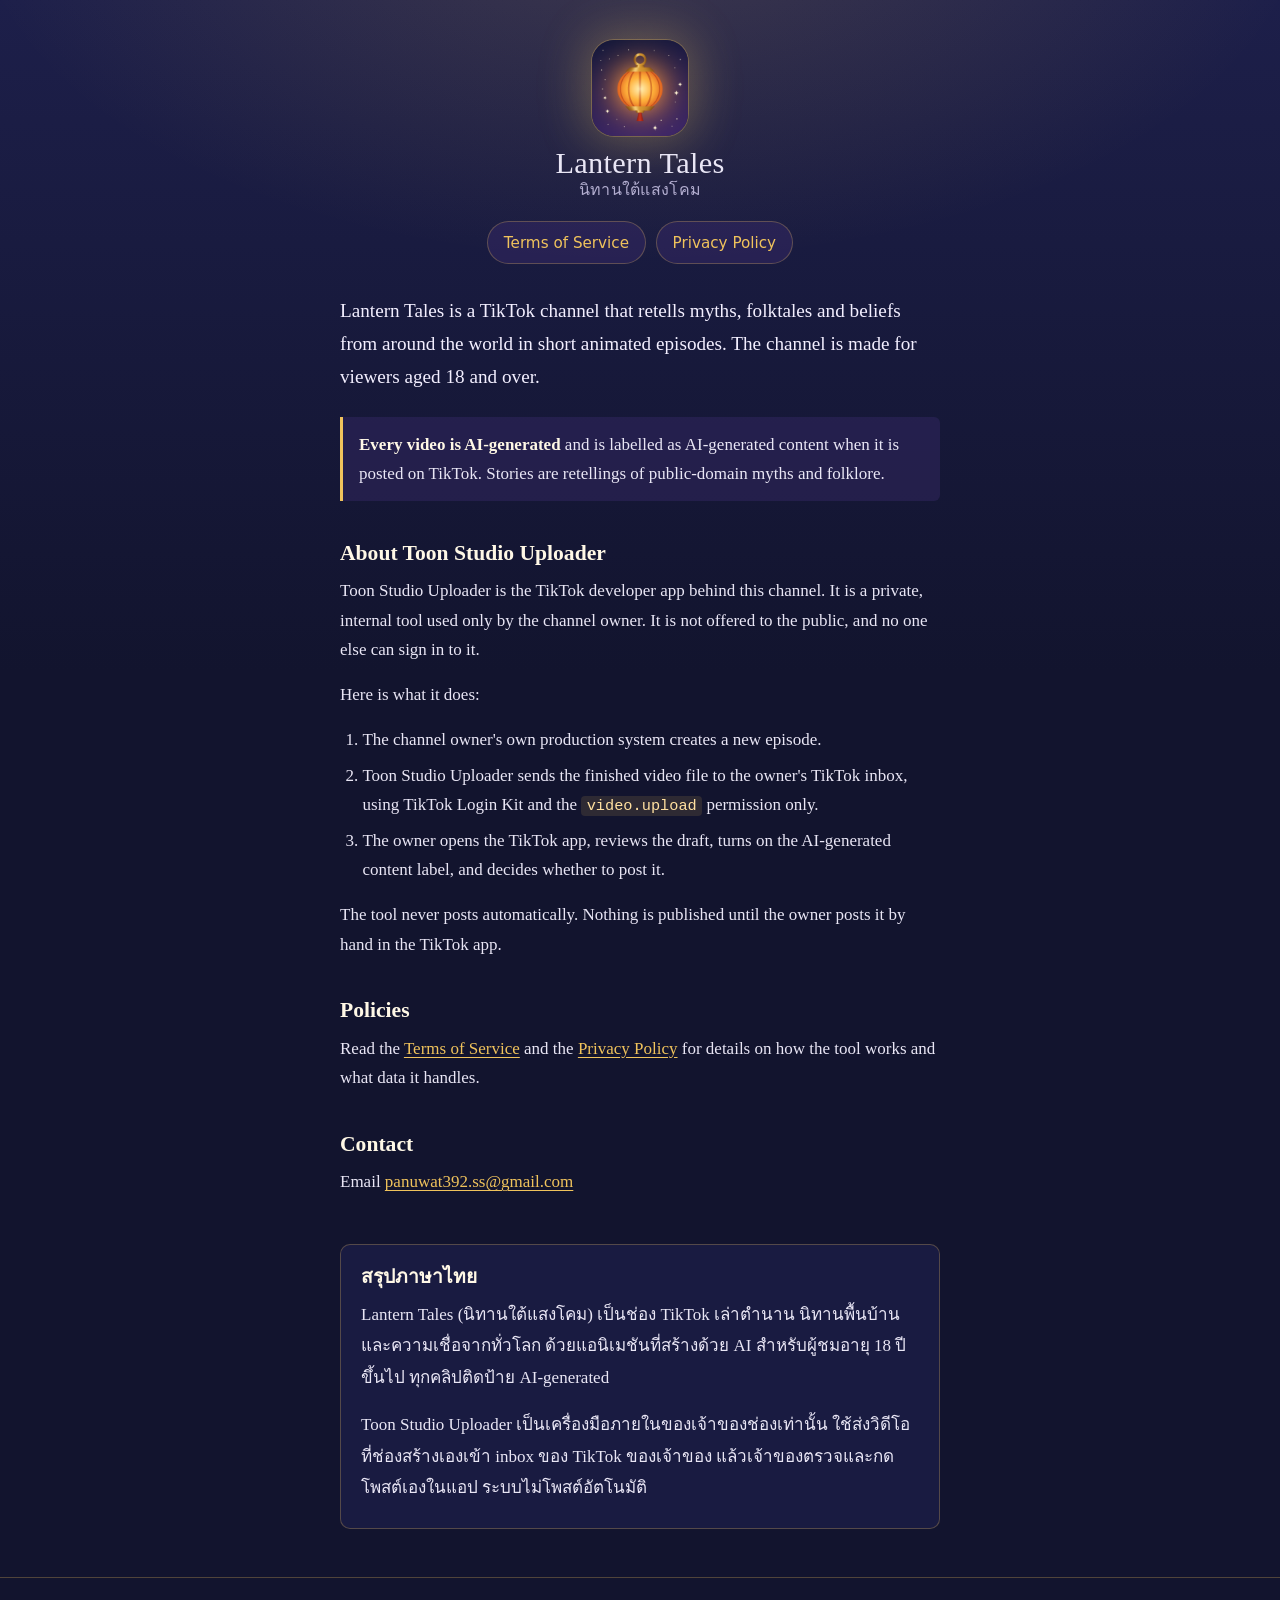
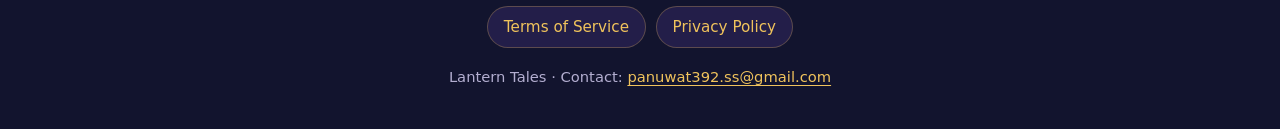
<file: index.html>
<!DOCTYPE html>
<html lang="en">
<head>
  <meta charset="utf-8">
  <meta name="viewport" content="width=device-width, initial-scale=1">
  <title>Lantern Tales (นิทานใต้แสงโคม)</title>
  <meta name="description" content="Lantern Tales is a TikTok channel retelling myths, folktales and beliefs from around the world with AI-generated animation, for viewers aged 18+.">
  <link rel="icon" type="image/png" href="logo.png">
  <link rel="stylesheet" href="style.css">
</head>
<body>
  <a class="skip" href="#content">Skip to content</a>

  <header class="masthead">
    <a class="brand" href="index.html">
      <img src="logo.png" alt="Lantern Tales logo" width="96" height="96">
      <span class="brand-name">Lantern Tales<span class="brand-thai" lang="th">นิทานใต้แสงโคม</span></span>
    </a>
    <nav aria-label="Policies">
      <ul class="policy-links">
        <li><a href="terms.html">Terms of Service</a></li>
        <li><a href="privacy.html">Privacy Policy</a></li>
      </ul>
    </nav>
  </header>

  <main id="content">
    <p class="lede">Lantern Tales is a TikTok channel that retells myths, folktales and beliefs from around the world in short animated episodes. The channel is made for viewers aged 18 and over.</p>

    <div class="note">
      <p><strong>Every video is AI-generated</strong> and is labelled as AI-generated content when it is posted on TikTok. Stories are retellings of public-domain myths and folklore.</p>
    </div>

    <h2>About Toon Studio Uploader</h2>
    <p>Toon Studio Uploader is the TikTok developer app behind this channel. It is a private, internal tool used only by the channel owner. It is not offered to the public, and no one else can sign in to it.</p>
    <p>Here is what it does:</p>
    <ol class="flow">
      <li>The channel owner's own production system creates a new episode.</li>
      <li>Toon Studio Uploader sends the finished video file to the owner's TikTok inbox, using TikTok Login Kit and the <code>video.upload</code> permission only.</li>
      <li>The owner opens the TikTok app, reviews the draft, turns on the AI-generated content label, and decides whether to post it.</li>
    </ol>
    <p>The tool never posts automatically. Nothing is published until the owner posts it by hand in the TikTok app.</p>

    <h2>Policies</h2>
    <p>Read the <a href="terms.html">Terms of Service</a> and the <a href="privacy.html">Privacy Policy</a> for details on how the tool works and what data it handles.</p>

    <h2>Contact</h2>
    <p>Email <a href="mailto:panuwat392.ss@gmail.com">panuwat392.ss@gmail.com</a></p>

    <section class="thai-summary" lang="th">
      <h2>สรุปภาษาไทย</h2>
      <p>Lantern Tales (นิทานใต้แสงโคม) เป็นช่อง TikTok เล่าตำนาน นิทานพื้นบ้าน และความเชื่อจากทั่วโลก ด้วยแอนิเมชันที่สร้างด้วย AI สำหรับผู้ชมอายุ 18 ปีขึ้นไป ทุกคลิปติดป้าย AI-generated</p>
      <p>Toon Studio Uploader เป็นเครื่องมือภายในของเจ้าของช่องเท่านั้น ใช้ส่งวิดีโอที่ช่องสร้างเองเข้า inbox ของ TikTok ของเจ้าของ แล้วเจ้าของตรวจและกดโพสต์เองในแอป ระบบไม่โพสต์อัตโนมัติ</p>
    </section>
  </main>

  <footer class="site-footer">
    <ul class="policy-links">
      <li><a href="terms.html">Terms of Service</a></li>
      <li><a href="privacy.html">Privacy Policy</a></li>
    </ul>
    <p>Lantern Tales · Contact: <a href="mailto:panuwat392.ss@gmail.com">panuwat392.ss@gmail.com</a></p>
  </footer>
</body>
</html>
</file>
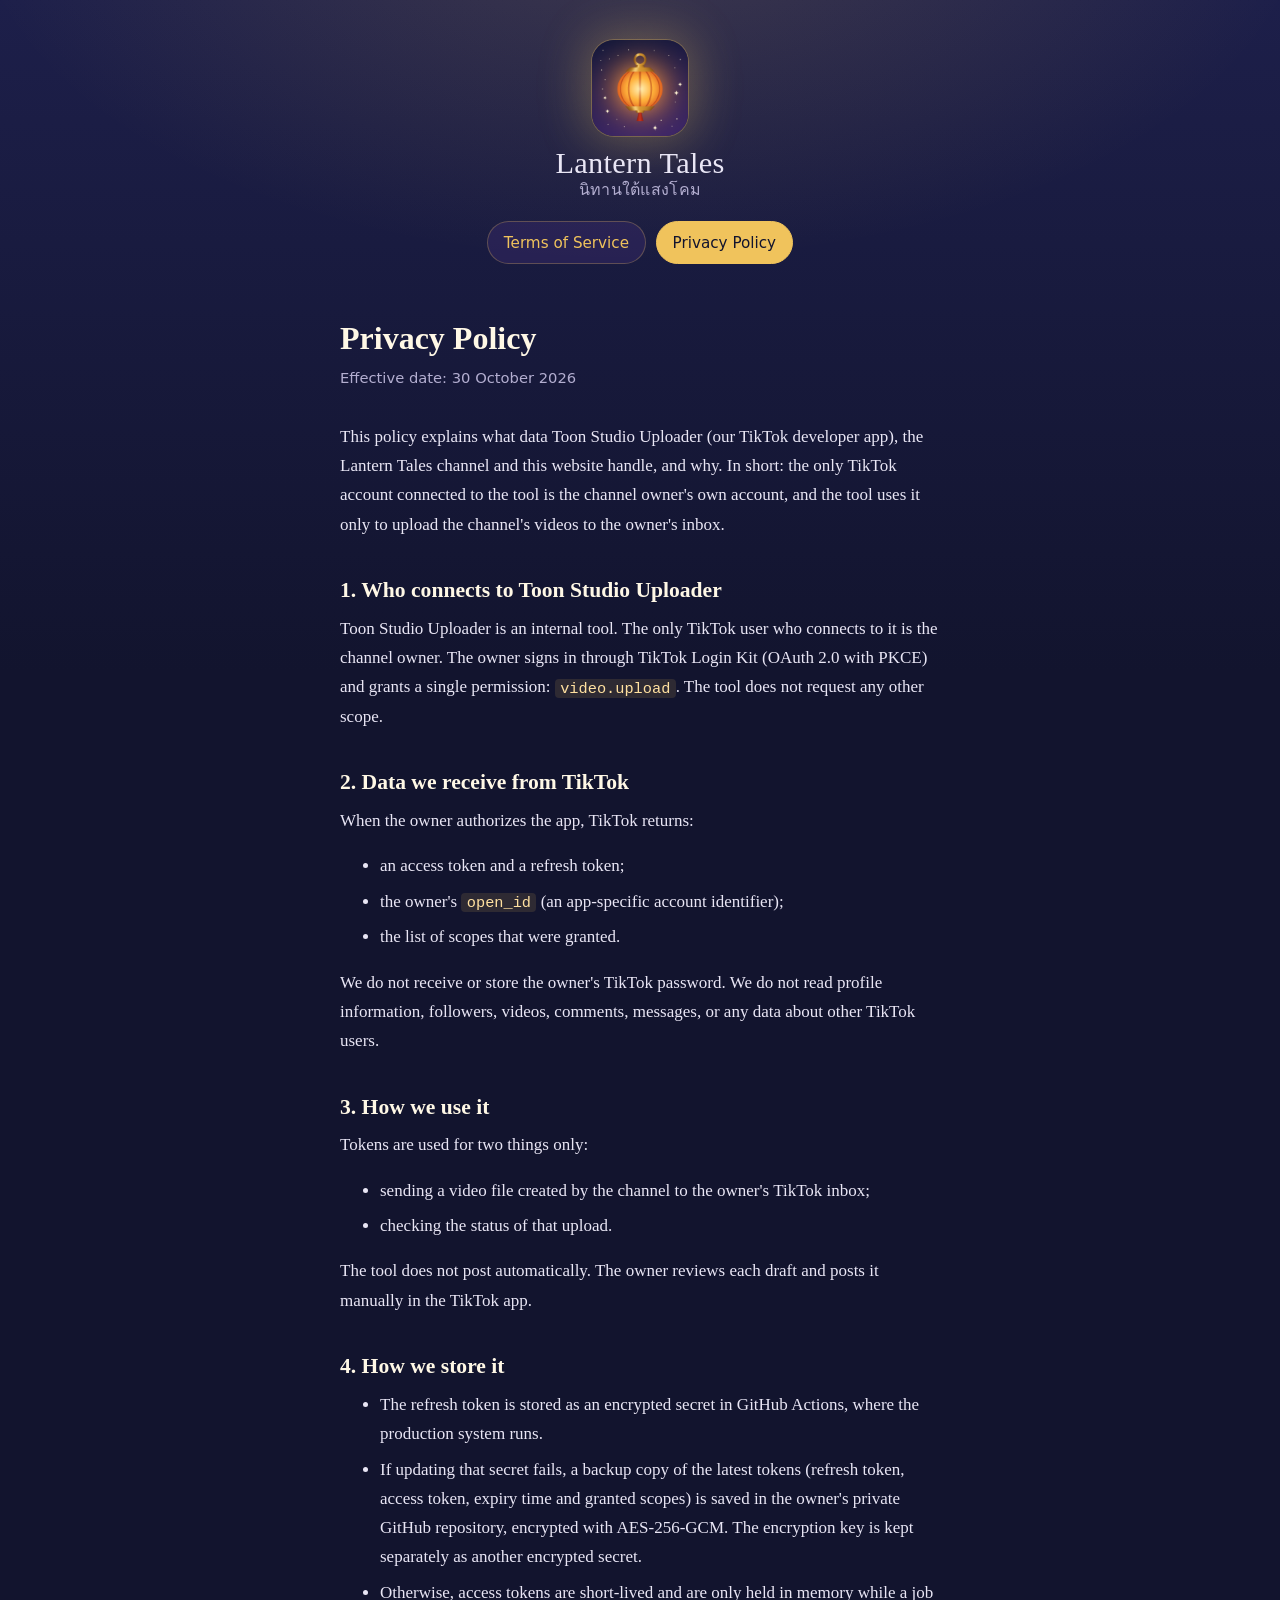
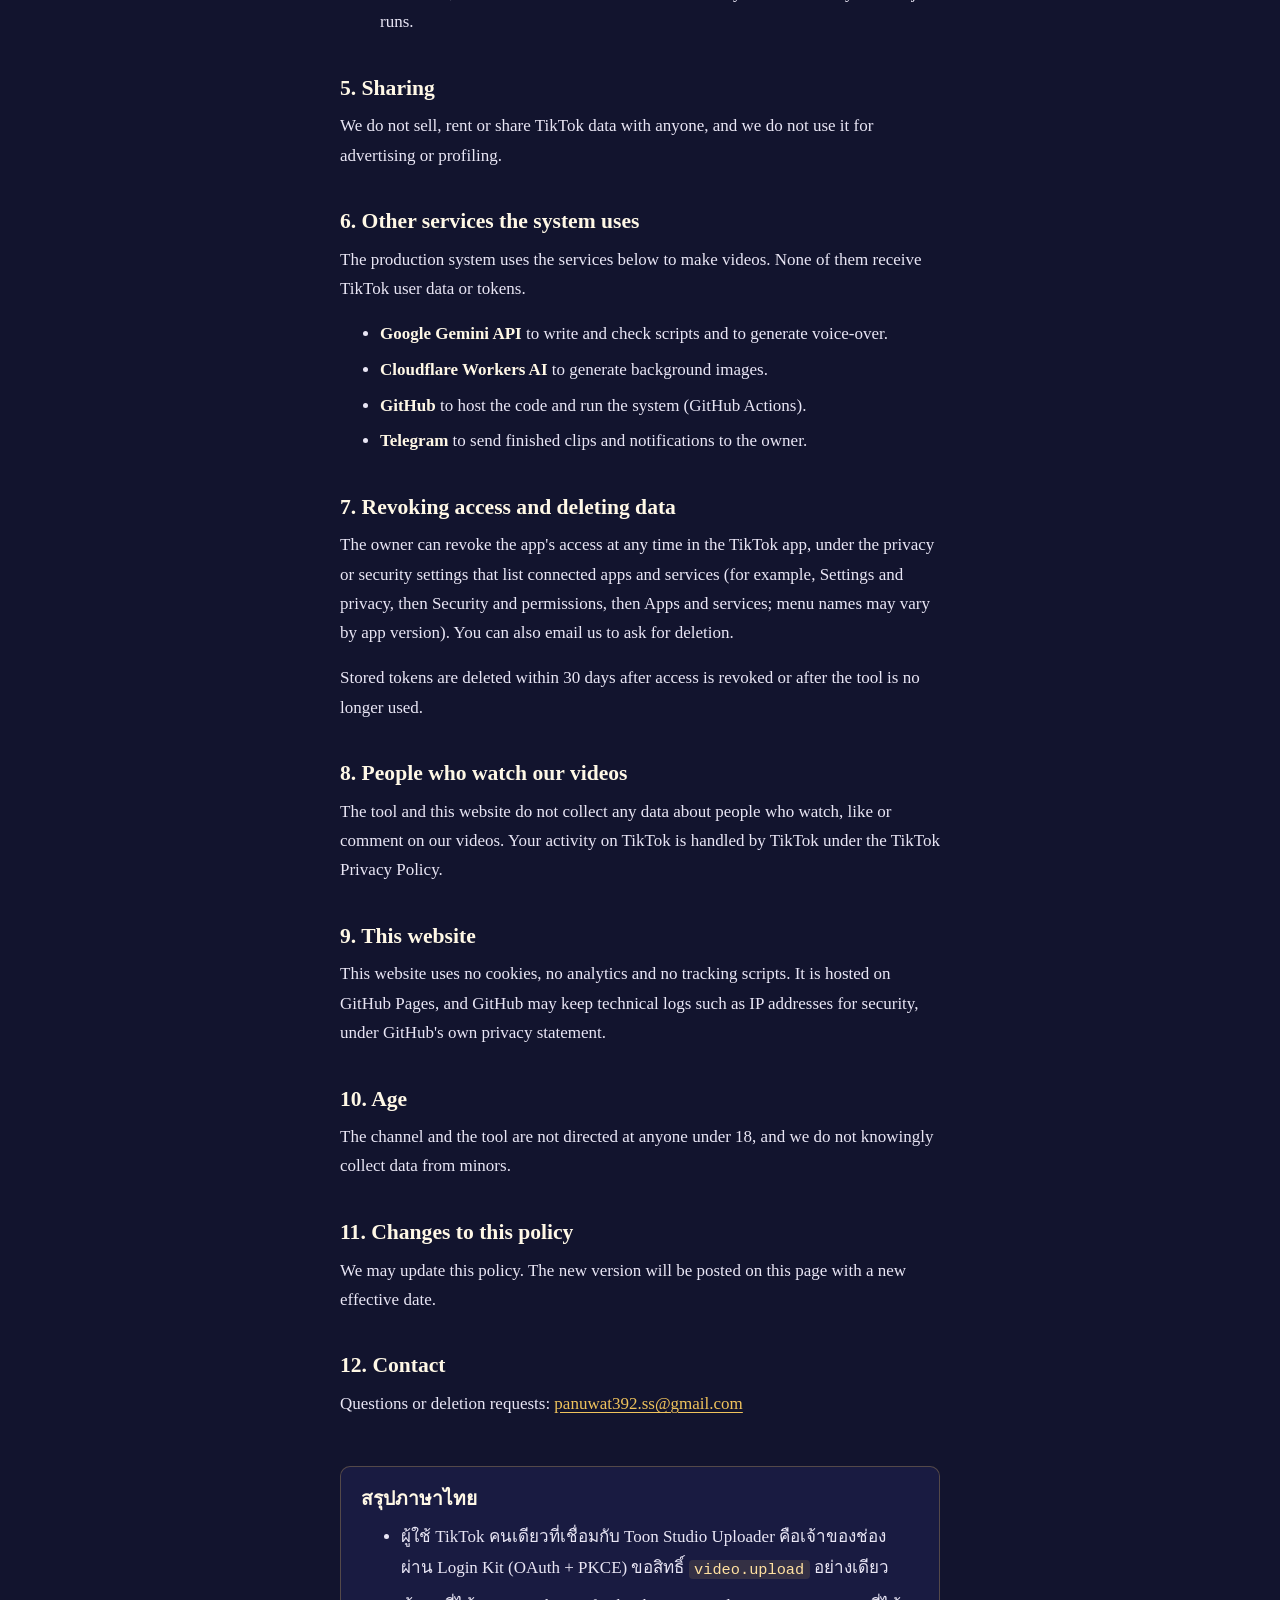
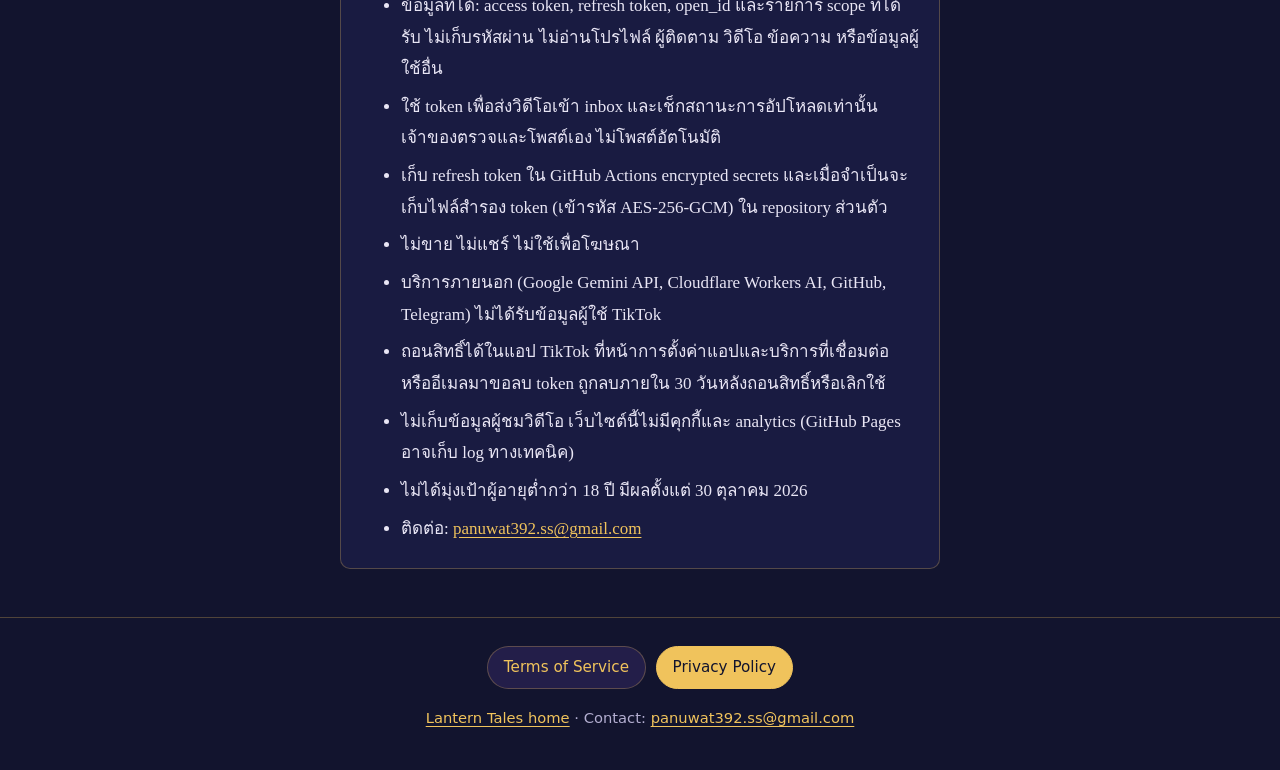
<file: privacy.html>
<!-- ร่างโดยผู้ช่วย AI ไม่ใช่คำปรึกษาทางกฎหมาย -->
<!DOCTYPE html>
<html lang="en">
<head>
  <meta charset="utf-8">
  <meta name="viewport" content="width=device-width, initial-scale=1">
  <title>Privacy Policy | Lantern Tales</title>
  <meta name="description" content="Privacy Policy for Lantern Tales and the Toon Studio Uploader TikTok app.">
  <link rel="icon" type="image/png" href="logo.png">
  <link rel="stylesheet" href="style.css">
</head>
<body>
  <a class="skip" href="#content">Skip to content</a>

  <header class="masthead">
    <a class="brand" href="index.html">
      <img src="logo.png" alt="Lantern Tales logo" width="96" height="96">
      <span class="brand-name">Lantern Tales<span class="brand-thai" lang="th">นิทานใต้แสงโคม</span></span>
    </a>
    <nav aria-label="Policies">
      <ul class="policy-links">
        <li><a href="terms.html">Terms of Service</a></li>
        <li><a href="privacy.html" aria-current="page">Privacy Policy</a></li>
      </ul>
    </nav>
  </header>

  <main id="content">
    <h1>Privacy Policy</h1>
    <p class="meta">Effective date: 30 October 2026</p>

    <p>This policy explains what data Toon Studio Uploader (our TikTok developer app), the Lantern Tales channel and this website handle, and why. In short: the only TikTok account connected to the tool is the channel owner's own account, and the tool uses it only to upload the channel's videos to the owner's inbox.</p>

    <h2>1. Who connects to Toon Studio Uploader</h2>
    <p>Toon Studio Uploader is an internal tool. The only TikTok user who connects to it is the channel owner. The owner signs in through TikTok Login Kit (OAuth 2.0 with PKCE) and grants a single permission: <code>video.upload</code>. The tool does not request any other scope.</p>

    <h2>2. Data we receive from TikTok</h2>
    <p>When the owner authorizes the app, TikTok returns:</p>
    <ul>
      <li>an access token and a refresh token;</li>
      <li>the owner's <code>open_id</code> (an app-specific account identifier);</li>
      <li>the list of scopes that were granted.</li>
    </ul>
    <p>We do not receive or store the owner's TikTok password. We do not read profile information, followers, videos, comments, messages, or any data about other TikTok users.</p>

    <h2>3. How we use it</h2>
    <p>Tokens are used for two things only:</p>
    <ul>
      <li>sending a video file created by the channel to the owner's TikTok inbox;</li>
      <li>checking the status of that upload.</li>
    </ul>
    <p>The tool does not post automatically. The owner reviews each draft and posts it manually in the TikTok app.</p>

    <h2>4. How we store it</h2>
    <ul>
      <li>The refresh token is stored as an encrypted secret in GitHub Actions, where the production system runs.</li>
      <li>If updating that secret fails, a backup copy of the latest tokens (refresh token, access token, expiry time and granted scopes) is saved in the owner's private GitHub repository, encrypted with AES-256-GCM. The encryption key is kept separately as another encrypted secret.</li>
      <li>Otherwise, access tokens are short-lived and are only held in memory while a job runs.</li>
    </ul>

    <h2>5. Sharing</h2>
    <p>We do not sell, rent or share TikTok data with anyone, and we do not use it for advertising or profiling.</p>

    <h2>6. Other services the system uses</h2>
    <p>The production system uses the services below to make videos. None of them receive TikTok user data or tokens.</p>
    <ul>
      <li><strong>Google Gemini API</strong> to write and check scripts and to generate voice-over.</li>
      <li><strong>Cloudflare Workers AI</strong> to generate background images.</li>
      <li><strong>GitHub</strong> to host the code and run the system (GitHub Actions).</li>
      <li><strong>Telegram</strong> to send finished clips and notifications to the owner.</li>
    </ul>

    <h2>7. Revoking access and deleting data</h2>
    <p>The owner can revoke the app's access at any time in the TikTok app, under the privacy or security settings that list connected apps and services (for example, Settings and privacy, then Security and permissions, then Apps and services; menu names may vary by app version). You can also email us to ask for deletion.</p>
    <p>Stored tokens are deleted within 30 days after access is revoked or after the tool is no longer used.</p>

    <h2>8. People who watch our videos</h2>
    <p>The tool and this website do not collect any data about people who watch, like or comment on our videos. Your activity on TikTok is handled by TikTok under the TikTok Privacy Policy.</p>

    <h2>9. This website</h2>
    <p>This website uses no cookies, no analytics and no tracking scripts. It is hosted on GitHub Pages, and GitHub may keep technical logs such as IP addresses for security, under GitHub's own privacy statement.</p>

    <h2>10. Age</h2>
    <p>The channel and the tool are not directed at anyone under 18, and we do not knowingly collect data from minors.</p>

    <h2>11. Changes to this policy</h2>
    <p>We may update this policy. The new version will be posted on this page with a new effective date.</p>

    <h2>12. Contact</h2>
    <p>Questions or deletion requests: <a href="mailto:panuwat392.ss@gmail.com">panuwat392.ss@gmail.com</a></p>

    <section class="thai-summary" lang="th">
      <h2>สรุปภาษาไทย</h2>
      <ul>
        <li>ผู้ใช้ TikTok คนเดียวที่เชื่อมกับ Toon Studio Uploader คือเจ้าของช่อง ผ่าน Login Kit (OAuth + PKCE) ขอสิทธิ์ <code>video.upload</code> อย่างเดียว</li>
        <li>ข้อมูลที่ได้: access token, refresh token, open_id และรายการ scope ที่ได้รับ ไม่เก็บรหัสผ่าน ไม่อ่านโปรไฟล์ ผู้ติดตาม วิดีโอ ข้อความ หรือข้อมูลผู้ใช้อื่น</li>
        <li>ใช้ token เพื่อส่งวิดีโอเข้า inbox และเช็กสถานะการอัปโหลดเท่านั้น เจ้าของตรวจและโพสต์เอง ไม่โพสต์อัตโนมัติ</li>
        <li>เก็บ refresh token ใน GitHub Actions encrypted secrets และเมื่อจำเป็นจะเก็บไฟล์สำรอง token (เข้ารหัส AES-256-GCM) ใน repository ส่วนตัว</li>
        <li>ไม่ขาย ไม่แชร์ ไม่ใช้เพื่อโฆษณา</li>
        <li>บริการภายนอก (Google Gemini API, Cloudflare Workers AI, GitHub, Telegram) ไม่ได้รับข้อมูลผู้ใช้ TikTok</li>
        <li>ถอนสิทธิ์ได้ในแอป TikTok ที่หน้าการตั้งค่าแอปและบริการที่เชื่อมต่อ หรืออีเมลมาขอลบ token ถูกลบภายใน 30 วันหลังถอนสิทธิ์หรือเลิกใช้</li>
        <li>ไม่เก็บข้อมูลผู้ชมวิดีโอ เว็บไซต์นี้ไม่มีคุกกี้และ analytics (GitHub Pages อาจเก็บ log ทางเทคนิค)</li>
        <li>ไม่ได้มุ่งเป้าผู้อายุต่ำกว่า 18 ปี มีผลตั้งแต่ 30 ตุลาคม 2026</li>
        <li>ติดต่อ: <a href="mailto:panuwat392.ss@gmail.com">panuwat392.ss@gmail.com</a></li>
      </ul>
    </section>
  </main>

  <footer class="site-footer">
    <ul class="policy-links">
      <li><a href="terms.html">Terms of Service</a></li>
      <li><a href="privacy.html" aria-current="page">Privacy Policy</a></li>
    </ul>
    <p><a href="index.html">Lantern Tales home</a> · Contact: <a href="mailto:panuwat392.ss@gmail.com">panuwat392.ss@gmail.com</a></p>
  </footer>
</body>
</html>
</file>
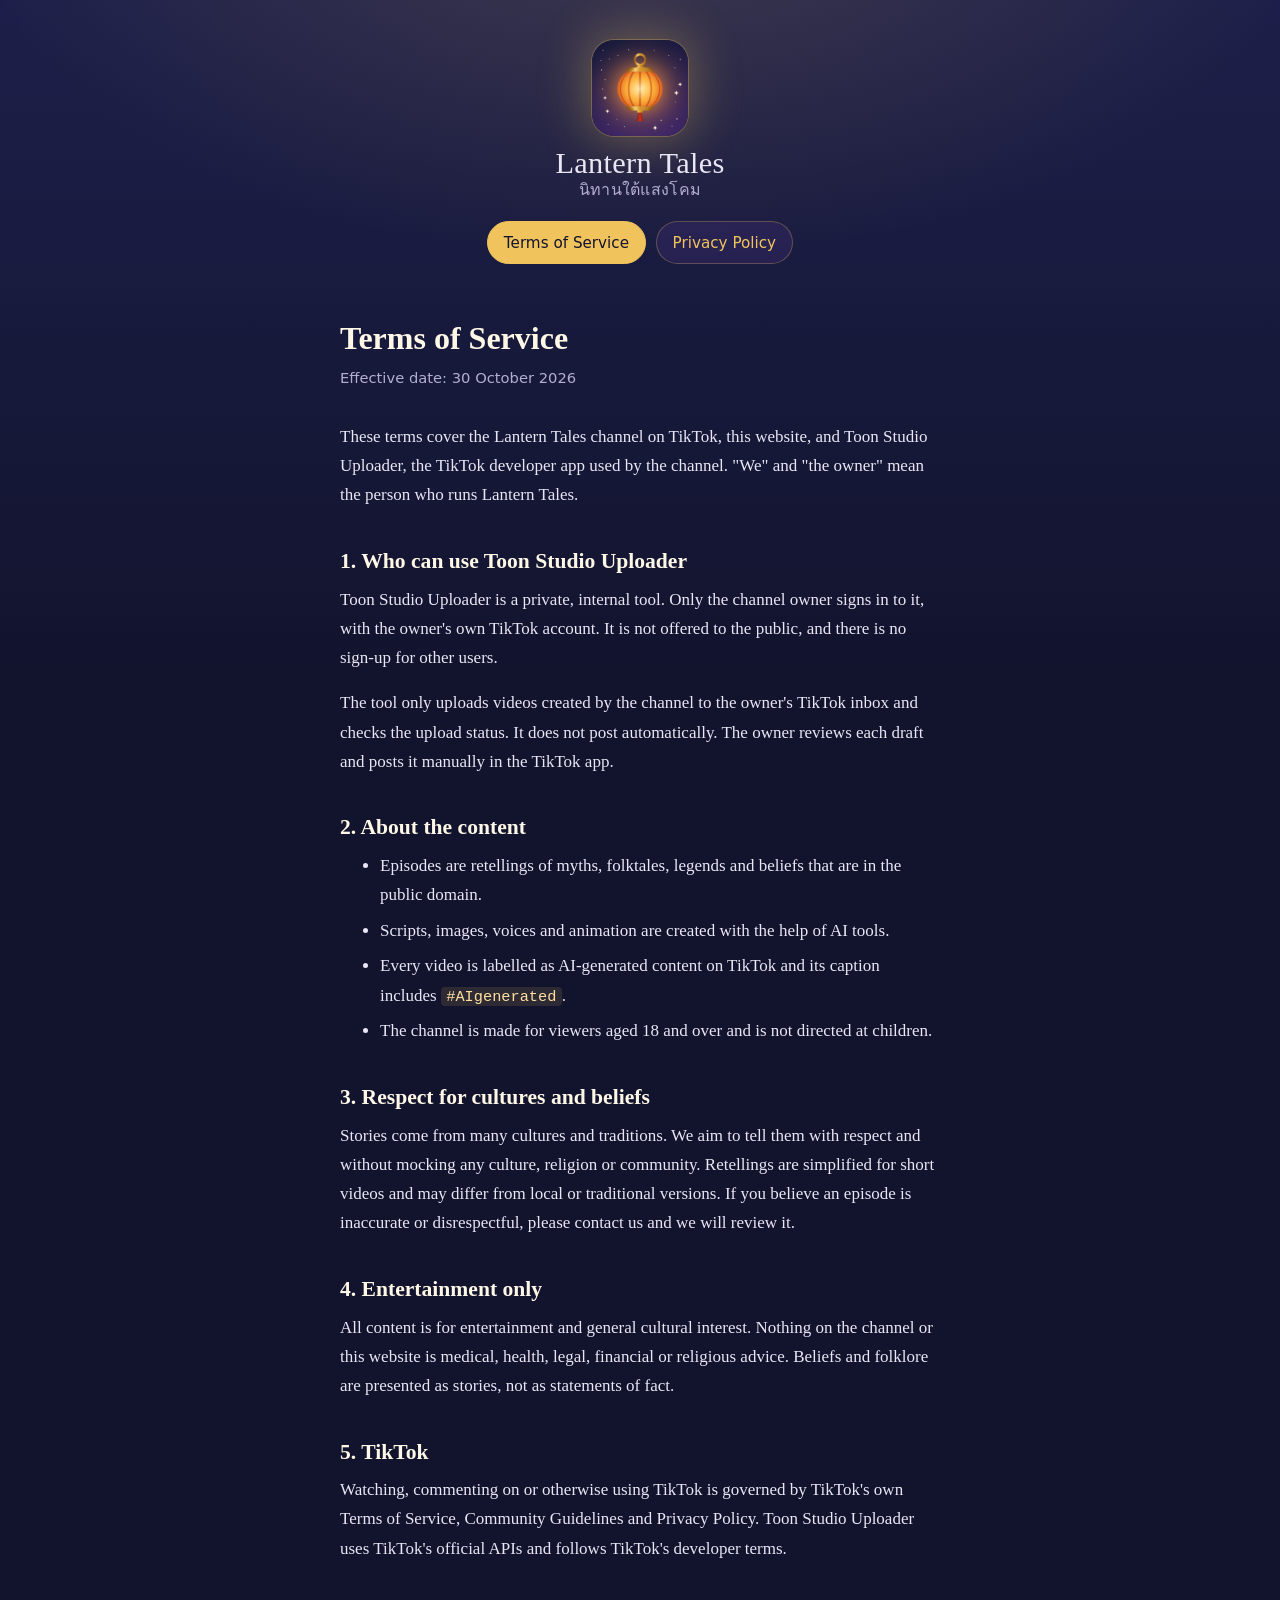
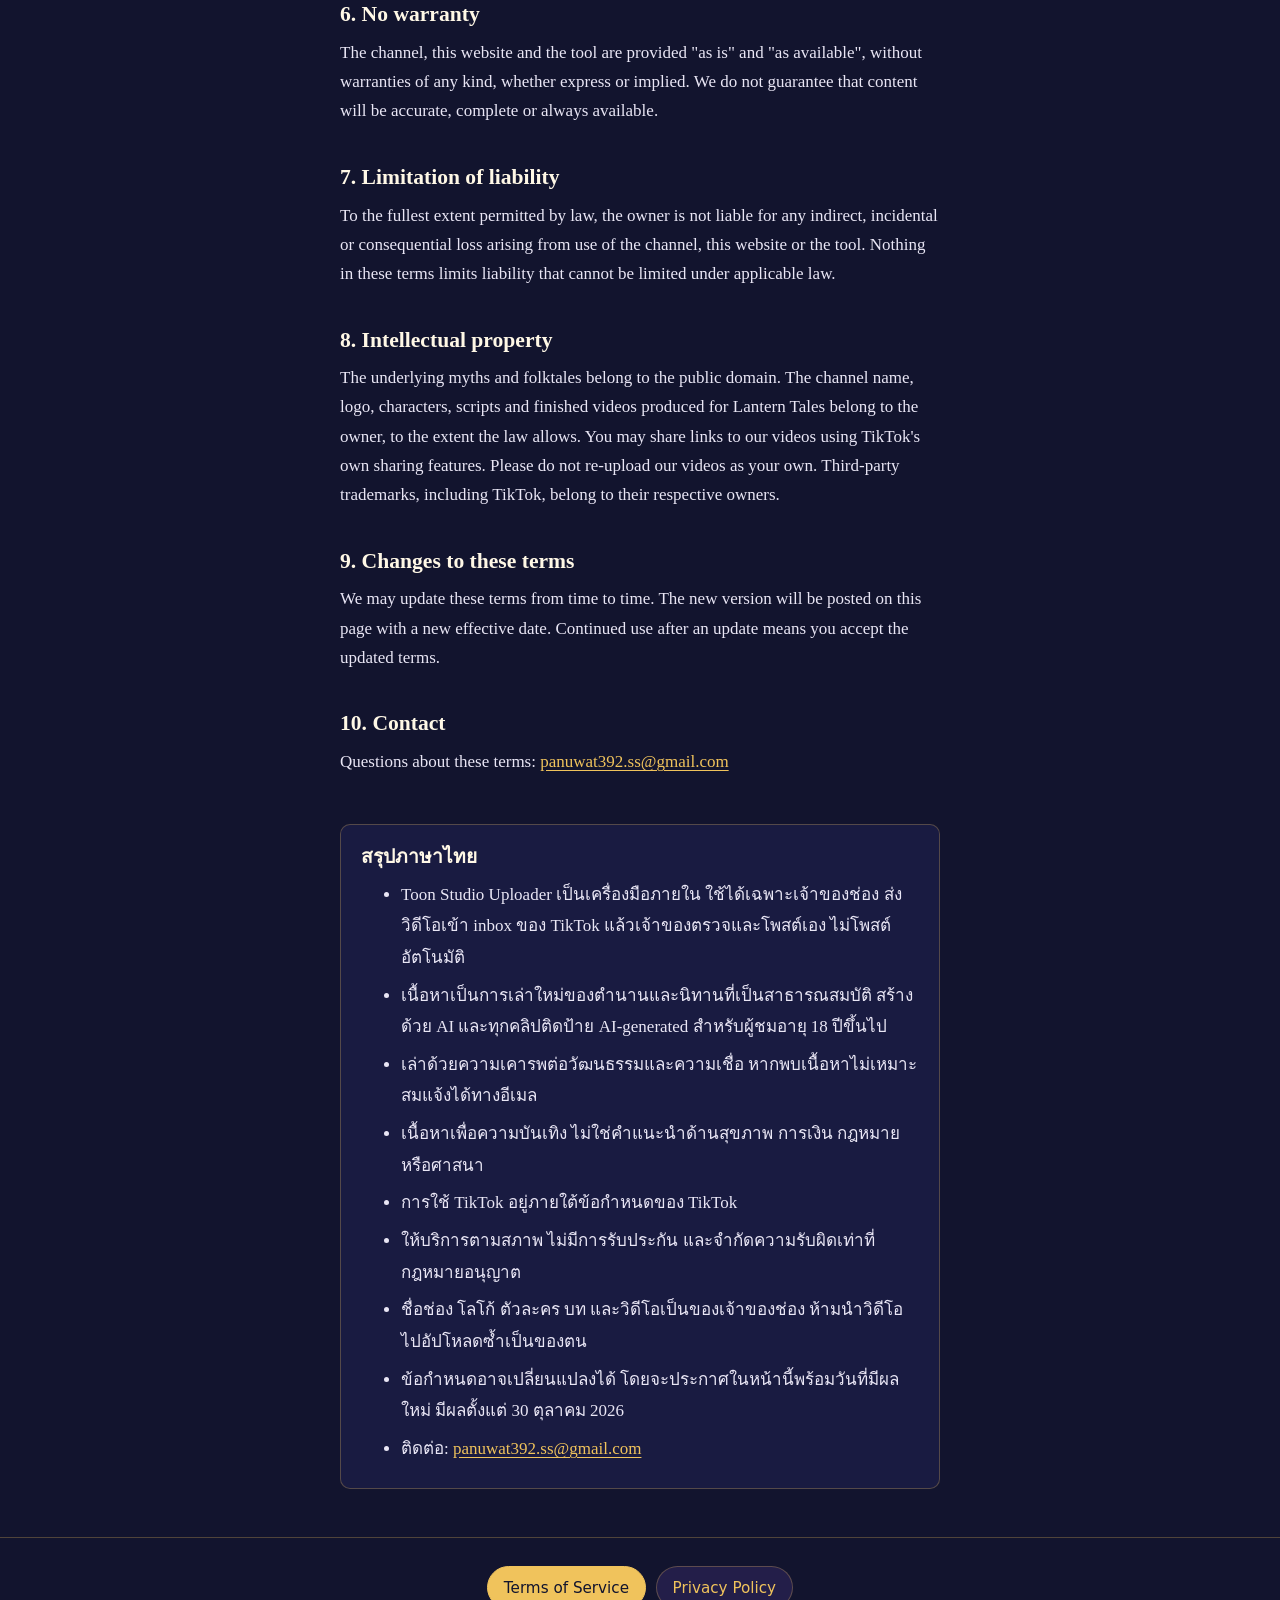
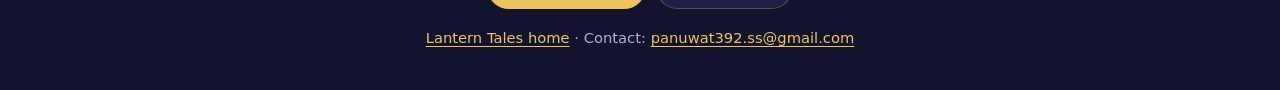
<file: terms.html>
<!-- ร่างโดยผู้ช่วย AI ไม่ใช่คำปรึกษาทางกฎหมาย -->
<!DOCTYPE html>
<html lang="en">
<head>
  <meta charset="utf-8">
  <meta name="viewport" content="width=device-width, initial-scale=1">
  <title>Terms of Service | Lantern Tales</title>
  <meta name="description" content="Terms of Service for Lantern Tales and the Toon Studio Uploader TikTok app.">
  <link rel="icon" type="image/png" href="logo.png">
  <link rel="stylesheet" href="style.css">
</head>
<body>
  <a class="skip" href="#content">Skip to content</a>

  <header class="masthead">
    <a class="brand" href="index.html">
      <img src="logo.png" alt="Lantern Tales logo" width="96" height="96">
      <span class="brand-name">Lantern Tales<span class="brand-thai" lang="th">นิทานใต้แสงโคม</span></span>
    </a>
    <nav aria-label="Policies">
      <ul class="policy-links">
        <li><a href="terms.html" aria-current="page">Terms of Service</a></li>
        <li><a href="privacy.html">Privacy Policy</a></li>
      </ul>
    </nav>
  </header>

  <main id="content">
    <h1>Terms of Service</h1>
    <p class="meta">Effective date: 30 October 2026</p>

    <p>These terms cover the Lantern Tales channel on TikTok, this website, and Toon Studio Uploader, the TikTok developer app used by the channel. "We" and "the owner" mean the person who runs Lantern Tales.</p>

    <h2>1. Who can use Toon Studio Uploader</h2>
    <p>Toon Studio Uploader is a private, internal tool. Only the channel owner signs in to it, with the owner's own TikTok account. It is not offered to the public, and there is no sign-up for other users.</p>
    <p>The tool only uploads videos created by the channel to the owner's TikTok inbox and checks the upload status. It does not post automatically. The owner reviews each draft and posts it manually in the TikTok app.</p>

    <h2>2. About the content</h2>
    <ul>
      <li>Episodes are retellings of myths, folktales, legends and beliefs that are in the public domain.</li>
      <li>Scripts, images, voices and animation are created with the help of AI tools.</li>
      <li>Every video is labelled as AI-generated content on TikTok and its caption includes <code>#AIgenerated</code>.</li>
      <li>The channel is made for viewers aged 18 and over and is not directed at children.</li>
    </ul>

    <h2>3. Respect for cultures and beliefs</h2>
    <p>Stories come from many cultures and traditions. We aim to tell them with respect and without mocking any culture, religion or community. Retellings are simplified for short videos and may differ from local or traditional versions. If you believe an episode is inaccurate or disrespectful, please contact us and we will review it.</p>

    <h2>4. Entertainment only</h2>
    <p>All content is for entertainment and general cultural interest. Nothing on the channel or this website is medical, health, legal, financial or religious advice. Beliefs and folklore are presented as stories, not as statements of fact.</p>

    <h2>5. TikTok</h2>
    <p>Watching, commenting on or otherwise using TikTok is governed by TikTok's own Terms of Service, Community Guidelines and Privacy Policy. Toon Studio Uploader uses TikTok's official APIs and follows TikTok's developer terms.</p>

    <h2>6. No warranty</h2>
    <p>The channel, this website and the tool are provided "as is" and "as available", without warranties of any kind, whether express or implied. We do not guarantee that content will be accurate, complete or always available.</p>

    <h2>7. Limitation of liability</h2>
    <p>To the fullest extent permitted by law, the owner is not liable for any indirect, incidental or consequential loss arising from use of the channel, this website or the tool. Nothing in these terms limits liability that cannot be limited under applicable law.</p>

    <h2>8. Intellectual property</h2>
    <p>The underlying myths and folktales belong to the public domain. The channel name, logo, characters, scripts and finished videos produced for Lantern Tales belong to the owner, to the extent the law allows. You may share links to our videos using TikTok's own sharing features. Please do not re-upload our videos as your own. Third-party trademarks, including TikTok, belong to their respective owners.</p>

    <h2>9. Changes to these terms</h2>
    <p>We may update these terms from time to time. The new version will be posted on this page with a new effective date. Continued use after an update means you accept the updated terms.</p>

    <h2>10. Contact</h2>
    <p>Questions about these terms: <a href="mailto:panuwat392.ss@gmail.com">panuwat392.ss@gmail.com</a></p>

    <section class="thai-summary" lang="th">
      <h2>สรุปภาษาไทย</h2>
      <ul>
        <li>Toon Studio Uploader เป็นเครื่องมือภายใน ใช้ได้เฉพาะเจ้าของช่อง ส่งวิดีโอเข้า inbox ของ TikTok แล้วเจ้าของตรวจและโพสต์เอง ไม่โพสต์อัตโนมัติ</li>
        <li>เนื้อหาเป็นการเล่าใหม่ของตำนานและนิทานที่เป็นสาธารณสมบัติ สร้างด้วย AI และทุกคลิปติดป้าย AI-generated สำหรับผู้ชมอายุ 18 ปีขึ้นไป</li>
        <li>เล่าด้วยความเคารพต่อวัฒนธรรมและความเชื่อ หากพบเนื้อหาไม่เหมาะสมแจ้งได้ทางอีเมล</li>
        <li>เนื้อหาเพื่อความบันเทิง ไม่ใช่คำแนะนำด้านสุขภาพ การเงิน กฎหมาย หรือศาสนา</li>
        <li>การใช้ TikTok อยู่ภายใต้ข้อกำหนดของ TikTok</li>
        <li>ให้บริการตามสภาพ ไม่มีการรับประกัน และจำกัดความรับผิดเท่าที่กฎหมายอนุญาต</li>
        <li>ชื่อช่อง โลโก้ ตัวละคร บท และวิดีโอเป็นของเจ้าของช่อง ห้ามนำวิดีโอไปอัปโหลดซ้ำเป็นของตน</li>
        <li>ข้อกำหนดอาจเปลี่ยนแปลงได้ โดยจะประกาศในหน้านี้พร้อมวันที่มีผลใหม่ มีผลตั้งแต่ 30 ตุลาคม 2026</li>
        <li>ติดต่อ: <a href="mailto:panuwat392.ss@gmail.com">panuwat392.ss@gmail.com</a></li>
      </ul>
    </section>
  </main>

  <footer class="site-footer">
    <ul class="policy-links">
      <li><a href="terms.html" aria-current="page">Terms of Service</a></li>
      <li><a href="privacy.html">Privacy Policy</a></li>
    </ul>
    <p><a href="index.html">Lantern Tales home</a> · Contact: <a href="mailto:panuwat392.ss@gmail.com">panuwat392.ss@gmail.com</a></p>
  </footer>
</body>
</html>
</file>
<file: style.css>
/* Lantern Tales — ธีมกลางคืนน้ำเงิน-ม่วง กับแสงโคมสีทอง (ไม่โหลดฟอนต์หรือไฟล์ภายนอก) */
:root {
  --night: #12142e;
  --dusk: #1d1f4a;
  --violet: #3a2c6b;
  --ink: #e9e6f5;
  --mist: #b3aed0;
  --gold: #f0c35c;
  --ember: #d9963a;
  --rule: rgba(240, 195, 92, 0.28);
  --serif: "Iowan Old Style", "Palatino Linotype", Palatino, "Book Antiqua", Georgia,
    "Noto Serif Thai", "Leelawadee UI", "Thonburi", Tahoma, serif;
  --sans: system-ui, -apple-system, "Segoe UI", "Leelawadee UI", "Noto Sans Thai", Tahoma, sans-serif;
}

* { box-sizing: border-box; }

html { -webkit-text-size-adjust: 100%; }

body {
  margin: 0;
  min-height: 100vh;
  background:
    radial-gradient(ellipse 60rem 32rem at 50% -6rem, rgba(240, 195, 92, 0.16), transparent 70%),
    linear-gradient(180deg, var(--dusk) 0%, var(--night) 42rem);
  background-color: var(--night);
  color: var(--ink);
  font-family: var(--serif);
  font-size: 1.0625rem;
  line-height: 1.72;
}

a { color: var(--gold); text-underline-offset: 0.18em; }
a:hover { color: #ffe0a0; }
a:focus-visible {
  outline: 2px solid var(--gold);
  outline-offset: 3px;
  border-radius: 2px;
}

.skip {
  position: absolute;
  left: -999px;
  top: 0.5rem;
  background: var(--gold);
  color: var(--night);
  padding: 0.4rem 0.8rem;
}
.skip:focus { left: 0.5rem; }

/* หัวเว็บ: โคมเป็นจุดเด่นเพียงจุดเดียว */
.masthead {
  max-width: 44rem;
  margin: 0 auto;
  padding: 2.5rem 1.25rem 1.5rem;
  text-align: center;
}

.brand {
  display: inline-flex;
  flex-direction: column;
  align-items: center;
  gap: 0.6rem;
  color: var(--ink);
  text-decoration: none;
}
.brand:hover { color: var(--ink); }

.brand img {
  width: 96px;
  height: 96px;
  border-radius: 22px;
  box-shadow: 0 0 0 1px var(--rule), 0 0 48px 6px rgba(240, 195, 92, 0.32);
}

.brand-name {
  font-size: 1.9rem;
  line-height: 1.15;
  letter-spacing: 0.01em;
}
.brand-thai {
  display: block;
  font-size: 1rem;
  color: var(--mist);
}

.policy-links {
  display: flex;
  flex-wrap: wrap;
  justify-content: center;
  gap: 0.6rem;
  margin: 1.4rem 0 0;
  padding: 0;
  list-style: none;
  font-family: var(--sans);
  font-size: 0.95rem;
}
.policy-links a {
  display: inline-block;
  padding: 0.45rem 1rem;
  border: 1px solid var(--rule);
  border-radius: 999px;
  text-decoration: none;
  background: rgba(58, 44, 107, 0.45);
}
.policy-links a:hover { border-color: var(--gold); }
.policy-links a[aria-current="page"] {
  background: var(--gold);
  color: var(--night);
  border-color: var(--gold);
}

main {
  max-width: 40rem;
  margin: 0 auto;
  padding: 0 1.25rem 3rem;
}

h1, h2, h3 { font-weight: 600; line-height: 1.25; color: #fff8e6; }
h1 { font-size: 2rem; margin: 1.5rem 0 0.4rem; }
h2 { font-size: 1.35rem; margin: 2.4rem 0 0.6rem; }
h3 { font-size: 1.1rem; margin: 1.6rem 0 0.4rem; }

p, ul, ol { margin: 0 0 1rem; }
li { margin-bottom: 0.4rem; }
strong { color: #fff8e6; }

.meta {
  color: var(--mist);
  font-family: var(--sans);
  font-size: 0.92rem;
  margin-bottom: 2rem;
}

.lede { font-size: 1.2rem; color: #f3efff; }

.note {
  border-left: 3px solid var(--gold);
  padding: 0.8rem 1rem;
  margin: 1.5rem 0;
  background: rgba(58, 44, 107, 0.4);
  border-radius: 0 6px 6px 0;
}
.note p:last-child { margin-bottom: 0; }

ol.flow { padding-left: 1.4rem; }

/* สรุปภาษาไทยท้ายหน้า */
.thai-summary {
  margin-top: 3rem;
  padding: 1.25rem 1.25rem 0.5rem;
  border: 1px solid var(--rule);
  border-radius: 10px;
  background: rgba(29, 31, 74, 0.7);
  line-height: 1.85;
}
.thai-summary h2 { margin-top: 0; font-size: 1.2rem; }

.site-footer {
  border-top: 1px solid var(--rule);
  padding: 1.75rem 1.25rem 2.5rem;
  text-align: center;
  font-family: var(--sans);
  font-size: 0.92rem;
  color: var(--mist);
}
.site-footer p { margin: 0.6rem 0 0; }
.site-footer .policy-links { margin-top: 0; }

@media (max-width: 30rem) {
  body { font-size: 1rem; }
  .masthead { padding-top: 1.75rem; }
  .brand img { width: 80px; height: 80px; border-radius: 18px; }
  .brand-name { font-size: 1.6rem; }
  h1 { font-size: 1.65rem; }
  h2 { font-size: 1.22rem; }
}

@media print {
  body { background: #fff; color: #000; }
  a { color: #000; }
  h1, h2, h3, strong { color: #000; }
}

code {
  font-family: ui-monospace, "Cascadia Code", Consolas, monospace;
  font-size: 0.9em;
  padding: 0.05em 0.35em;
  border-radius: 4px;
  background: rgba(240, 195, 92, 0.12);
  color: #ffe0a0;
}
</file>
